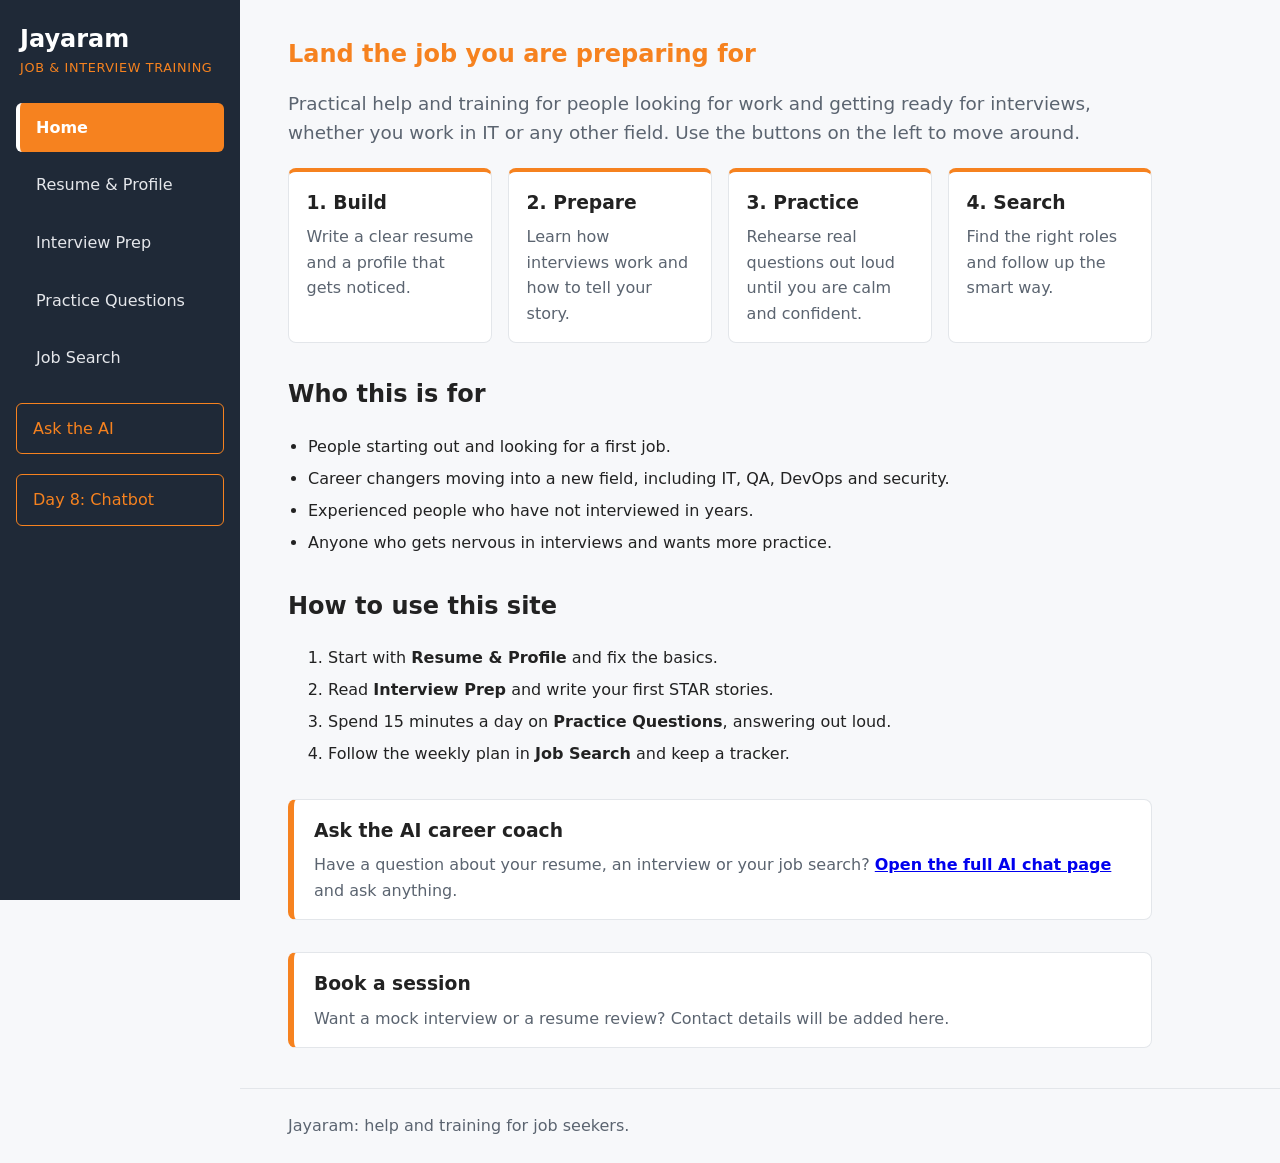
<file: public/index.html>
<!doctype html>
<html lang="en">
<head>
  <meta charset="utf-8">
  <meta name="viewport" content="width=device-width, initial-scale=1">
  <title>Jayaram | Job Search &amp; Interview Training</title>
  <meta name="description" content="Free help and training for job seekers: resumes, interview preparation, practice questions, technical interview topics and job search strategy.">
  <link rel="stylesheet" href="style.css">
</head>
<body>
  <div class="layout">

    <nav class="sidebar" aria-label="Main navigation">
      <div class="brand">
        <span class="brand-name">Jayaram</span>
        <span class="brand-tag">Job &amp; Interview Training</span>
      </div>
      <button class="nav-btn active" data-target="home">Home</button>
      <button class="nav-btn" data-target="resume">Resume &amp; Profile</button>
      <button class="nav-btn" data-target="prep">Interview Prep</button>
      <button class="nav-btn" data-target="practice">Practice Questions</button>
      <button class="nav-btn" data-target="search">Job Search</button>
      <a class="nav-btn nav-link" href="/ask">Ask the AI</a>
      <a class="nav-btn nav-link" href="/day8">Day 8: Chatbot</a>
    </nav>

    <main class="content">

      <!-- ===================== HOME ===================== -->
      <section id="home" class="panel active">
        <h1>Land the job you are preparing for</h1>
        <p class="lead">Practical help and training for people looking for work and getting ready for interviews, whether you work in IT or any other field. Use the buttons on the left to move around.</p>

        <div class="cards">
          <div class="card"><h3>1. Build</h3><p>Write a clear resume and a profile that gets noticed.</p></div>
          <div class="card"><h3>2. Prepare</h3><p>Learn how interviews work and how to tell your story.</p></div>
          <div class="card"><h3>3. Practice</h3><p>Rehearse real questions out loud until you are calm and confident.</p></div>
          <div class="card"><h3>4. Search</h3><p>Find the right roles and follow up the smart way.</p></div>
        </div>

        <h2>Who this is for</h2>
        <ul>
          <li>People starting out and looking for a first job.</li>
          <li>Career changers moving into a new field, including IT, QA, DevOps and security.</li>
          <li>Experienced people who have not interviewed in years.</li>
          <li>Anyone who gets nervous in interviews and wants more practice.</li>
        </ul>

        <h2>How to use this site</h2>
        <ol>
          <li>Start with <strong>Resume &amp; Profile</strong> and fix the basics.</li>
          <li>Read <strong>Interview Prep</strong> and write your first STAR stories.</li>
          <li>Spend 15 minutes a day on <strong>Practice Questions</strong>, answering out loud.</li>
          <li>Follow the weekly plan in <strong>Job Search</strong> and keep a tracker.</li>
        </ol>

        <div class="callout" id="ask-ai">
          <h3>Ask the AI career coach</h3>
          <p>Have a question about your resume, an interview or your job search? <a href="/ask"><strong>Open the full AI chat page</strong></a> and ask anything.</p>
        </div>

        <div class="callout" id="book">
          <h3>Book a session</h3>
          <p>Want a mock interview or a resume review? Contact details will be added here.</p>
          <!-- TODO (Jayaram): replace the line above with your real email, LinkedIn or booking link.
               Example: <a href="mailto:you@example.com">you@example.com</a> -->
        </div>
      </section>

      <!-- ===================== RESUME ===================== -->
      <section id="resume" class="panel">
        <h1>Resume &amp; Profile</h1>
        <p class="lead">A recruiter often spends under a minute on a first read. Make that minute count.</p>

        <h2>Resume checklist</h2>
        <ul class="checklist">
          <li>One or two pages, simple layout, readable font, no photos or graphics that confuse scanners.</li>
          <li>A short summary at the top: who you are, what you do, what you want next.</li>
          <li>A skills section grouped clearly (for example: Cloud, Testing, Security, Tools).</li>
          <li>Bullets that show results: <em>"Cut report time from 4 hours to 30 minutes"</em> beats <em>"Responsible for reports"</em>.</li>
          <li>Keywords from the job posting, used honestly, so applicant tracking systems can find you.</li>
          <li>Dates and job titles that are consistent and easy to follow.</li>
          <li>No typos. Read it aloud, then ask a friend to read it.</li>
        </ul>

        <h2>Writing strong bullets</h2>
        <div class="cards">
          <div class="card"><h3>Start with a verb</h3><p>Built, automated, reduced, led, tested, migrated, secured.</p></div>
          <div class="card"><h3>Add a number</h3><p>Time saved, money saved, users served, bugs found, uptime gained.</p></div>
          <div class="card"><h3>Name the tool</h3><p>Say which tools you used, so the reader knows your hands-on skills.</p></div>
        </div>

        <h2>If you are changing careers or have gaps</h2>
        <ul>
          <li>Lead with a summary that explains your direction in one sentence.</li>
          <li>Highlight transferable skills such as communication, problem solving and ownership.</li>
          <li>List courses, certifications and personal projects as real experience.</li>
          <li>Be honest about gaps and say briefly what you did: caring for family, studying, freelancing.</li>
        </ul>

        <h2>Online profile</h2>
        <ul>
          <li>Use a clear, friendly photo and a headline that says what you do.</li>
          <li>Match your profile to your resume: same titles, same dates.</li>
          <li>Ask former colleagues or managers for short recommendations.</li>
          <li>For technical roles, keep a public GitHub with a few clean, documented projects.</li>
        </ul>
      </section>

      <!-- ===================== PREP ===================== -->
      <section id="prep" class="panel">
        <h1>Interview Prep</h1>
        <p class="lead">Good preparation turns nerves into confidence.</p>

        <h2>Before the interview</h2>
        <ul class="checklist">
          <li>Research the company: what it does, who its customers are, recent news.</li>
          <li>Re-read the job description and match each requirement to one of your own examples.</li>
          <li>Prepare three to five stories from your work. Use the STAR method below.</li>
          <li>Prepare two or three thoughtful questions to ask them.</li>
          <li>Test your camera, microphone and internet for video calls. Plan your route and arrive 10 minutes early for in-person ones.</li>
          <li>Choose your outfit the night before and keep a copy of your resume handy.</li>
        </ul>

        <h2>The STAR method</h2>
        <div class="cards">
          <div class="card"><h3>S: Situation</h3><p>Set the scene in one or two sentences.</p></div>
          <div class="card"><h3>T: Task</h3><p>What was your responsibility or goal?</p></div>
          <div class="card"><h3>A: Action</h3><p>What did <strong>you</strong> do, step by step?</p></div>
          <div class="card"><h3>R: Result</h3><p>What changed? Use numbers if you can.</p></div>
        </div>
        <div class="example">
          <strong>Example.</strong>
          <em>Situation:</em> Our nightly test run kept failing and blocked releases.
          <em>Task:</em> I was asked to find out why and stop it happening again.
          <em>Action:</em> I traced the failures to two unstable tests, rewrote them and added a retry report.
          <em>Result:</em> Failures dropped by 90% and releases went out on time for the next quarter.
        </div>

        <h2>Technical interviews (IT, QA, DevOps, security)</h2>
        <ul>
          <li>Explain your thinking out loud. Interviewers want to hear how you solve problems.</li>
          <li>Know the basics of every tool on your resume. Expect questions on anything you list.</li>
          <li>It is fine to say "I do not know, but here is how I would find out."</li>
          <li>Practice a short walkthrough of one project you built: goal, design, problems, result.</li>
          <li>For hands-on tests, read the question twice, ask clarifying questions, then start.</li>
        </ul>

        <h2>On the day</h2>
        <ul>
          <li>Smile, greet everyone, and keep answers to about two minutes.</li>
          <li>Listen fully before you answer. Pausing for a moment is fine.</li>
          <li>Be honest. Never claim skills you do not have.</li>
          <li>If asked about salary early, say you would like to learn more about the role first, then give a researched range.</li>
        </ul>

        <h2>After the interview</h2>
        <ul>
          <li>Send a short thank-you email within 24 hours that mentions something you discussed.</li>
          <li>Write down the questions you were asked and how you did, for next time.</li>
          <li>If you hear nothing by the date they gave, send one polite follow-up.</li>
        </ul>
      </section>

      <!-- ===================== PRACTICE ===================== -->
      <section id="practice" class="panel">
        <h1>Practice Questions</h1>
        <p class="lead">Click a button to get a question. Answer it out loud first, then open the tip.</p>
        <div class="practice-box">
          <div class="practice-controls">
            <button class="action-btn" id="q-any">Any question</button>
            <button class="action-btn alt" id="q-behavioral">Behavioral</button>
            <button class="action-btn alt" id="q-general">General</button>
            <button class="action-btn alt" id="q-tech">Technical (IT)</button>
            <button class="action-btn alt" id="q-ask">Questions to ask them</button>
          </div>
          <p class="counter" id="counter"></p>
          <p class="question" id="question">Press a button to get your first question.</p>
          <button class="action-btn alt" id="show-tip" hidden>Show tip</button>
          <p class="tip" id="tip" hidden></p>
        </div>
        <p class="note">Tip: record yourself on your phone and listen back. You will hear filler words and long pauses that you can fix.</p>

        <div class="ai-box" id="ai-box">
          <h2>Ask the AI career coach</h2>
          <p class="lead">Stuck on a resume line or an interview answer? Ask a question and get quick, practical advice.</p>
          <label for="ai-input" class="sr-only">Your question</label>
          <textarea id="ai-input" rows="3" maxlength="600" placeholder="Example: How do I explain a 1-year gap in my resume?"></textarea>
          <div class="ai-row">
            <button class="action-btn" id="ai-send">Ask</button>
            <span class="ai-count" id="ai-count">0 / 600</span>
          </div>
          <div class="ai-answer" id="ai-answer" aria-live="polite" hidden></div>
          <p class="note">Answers come from an AI and can be wrong, so double-check anything important. Your question is sent to an AI service, so please do not include personal or sensitive details such as passwords, ID numbers or bank information.</p>
        </div>
      </section>

      <!-- ===================== SEARCH ===================== -->
      <section id="search" class="panel">
        <h1>Job Search</h1>
        <p class="lead">A steady, organized search beats sending hundreds of random applications.</p>

        <h2>A simple weekly plan</h2>
        <ul class="checklist">
          <li>Set a target: for example 5 quality applications and 3 conversations per week.</li>
          <li>Tailor your resume to each role instead of sending the same one everywhere.</li>
          <li>Tell friends, family and former colleagues what you are looking for. Many jobs are filled by referral.</li>
          <li>Track every application in a simple sheet.</li>
          <li>Follow up politely after one week if you have not heard back.</li>
          <li>Reserve time each week to learn something new for your field.</li>
        </ul>

        <h2>Application tracker columns</h2>
        <div class="table-wrap">
          <table>
            <thead><tr><th>Company</th><th>Role</th><th>Date applied</th><th>Contact</th><th>Status</th><th>Next step</th></tr></thead>
            <tbody>
              <tr><td>Example Corp</td><td>QA Engineer</td><td>Mon</td><td>Recruiter name</td><td>Interview booked</td><td>Prepare STAR stories</td></tr>
            </tbody>
          </table>
        </div>

        <h2>Where to look</h2>
        <ul>
          <li>Company career pages for places you would like to work.</li>
          <li>General job boards and professional networking sites.</li>
          <li>Local job centers, community groups, meetups and career fairs.</li>
          <li>Recruiters who work in your field. Send them a short, clear message and your resume.</li>
        </ul>

        <h2>Networking without feeling awkward</h2>
        <ul>
          <li>Ask for advice, not a job. People like to share what they know.</li>
          <li>Keep your message short: who you are, why you are writing, one specific question.</li>
          <li>Thank people and tell them how it went.</li>
        </ul>

        <h2>Offers and negotiation</h2>
        <ul>
          <li>Thank them, ask for the offer in writing, and take a day or two to review it.</li>
          <li>Look beyond salary: benefits, leave, training, remote options and growth.</li>
          <li>It is normal to ask politely whether there is flexibility.</li>
        </ul>

        <h2>Stay motivated</h2>
        <p>Rejection is part of the process and says little about your worth. Keep learning, keep practicing, and celebrate small wins like every interview you complete.</p>
      </section>

    </main>
  </div>

  <footer class="site-footer">
    <p>Jayaram: help and training for job seekers.</p>
  </footer>

  <script src="markdown.js"></script>
  <script src="script.js"></script>
</body>
</html>
</file>
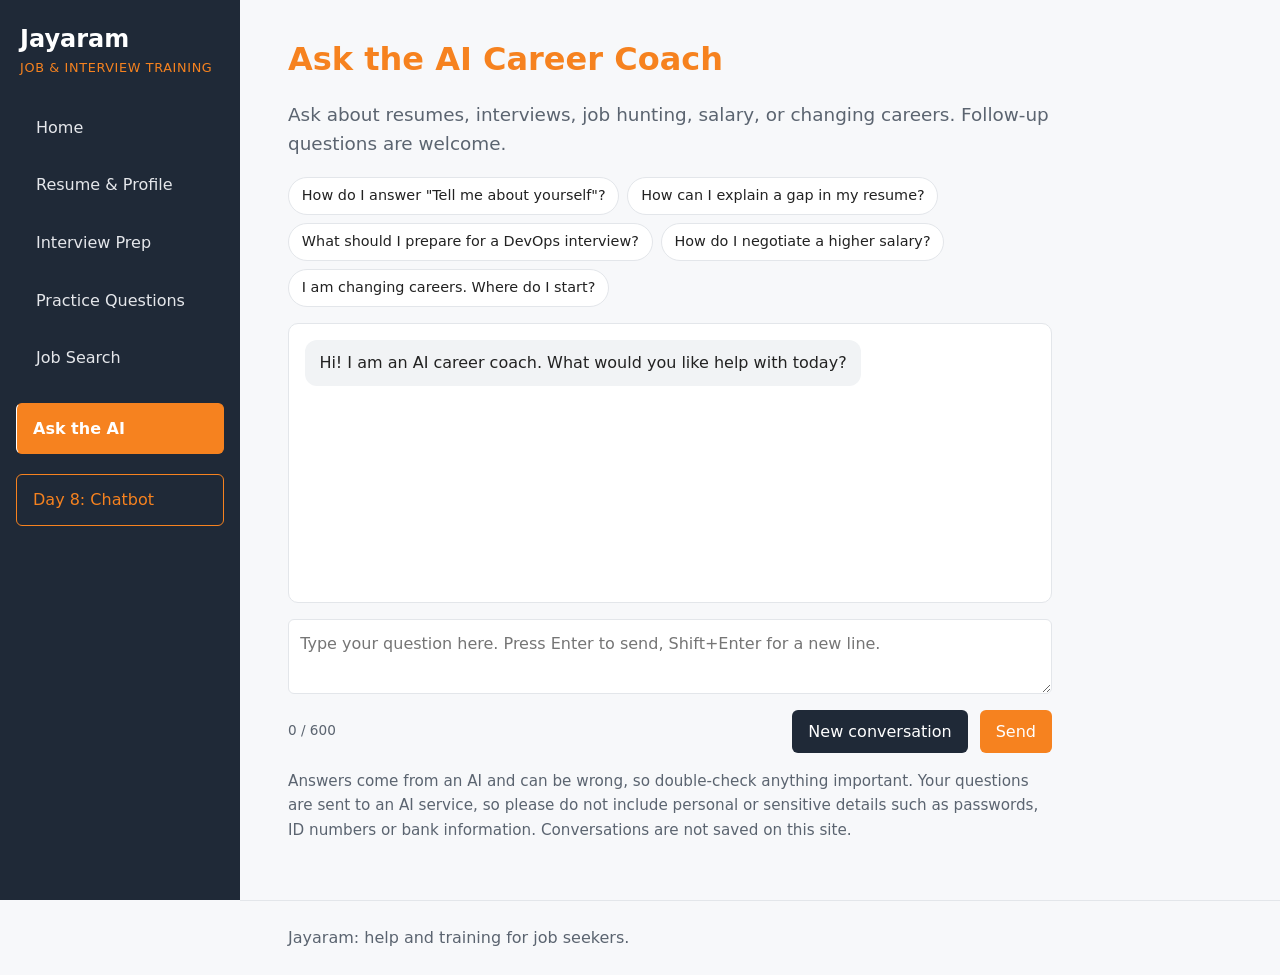
<file: public/ask.html>
<!doctype html>
<html lang="en">
<head>
  <meta charset="utf-8">
  <meta name="viewport" content="width=device-width, initial-scale=1">
  <title>Ask the AI Career Coach | Jayaram</title>
  <meta name="description" content="Ask the AI career coach anything about resumes, interviews, job search and career changes.">
  <link rel="stylesheet" href="style.css">
  <link rel="stylesheet" href="ask.css">
</head>
<body class="ask-page">
  <div class="layout">

    <nav class="sidebar" aria-label="Main navigation">
      <div class="brand">
        <span class="brand-name">Jayaram</span>
        <span class="brand-tag">Job &amp; Interview Training</span>
      </div>
      <a class="nav-btn" href="/#home">Home</a>
      <a class="nav-btn" href="/#resume">Resume &amp; Profile</a>
      <a class="nav-btn" href="/#prep">Interview Prep</a>
      <a class="nav-btn" href="/#practice">Practice Questions</a>
      <a class="nav-btn" href="/#search">Job Search</a>
      <a class="nav-btn nav-link active" href="/ask" aria-current="page">Ask the AI</a>
      <a class="nav-btn nav-link" href="/day8">Day 8: Chatbot</a>
    </nav>

    <main class="content chat-content">
      <h1>Ask the AI Career Coach</h1>
      <p class="lead">Ask about resumes, interviews, job hunting, salary, or changing careers. Follow-up questions are welcome.</p>

      <div class="suggestions" id="suggestions" aria-label="Example questions">
        <button type="button" class="chip">How do I answer "Tell me about yourself"?</button>
        <button type="button" class="chip">How can I explain a gap in my resume?</button>
        <button type="button" class="chip">What should I prepare for a DevOps interview?</button>
        <button type="button" class="chip">How do I negotiate a higher salary?</button>
        <button type="button" class="chip">I am changing careers. Where do I start?</button>
      </div>

      <div class="chat" id="chat" role="log" aria-live="polite" aria-label="Conversation">
        <div class="msg bot">Hi! I am an AI career coach. What would you like help with today?</div>
      </div>

      <form class="composer" id="composer">
        <label for="msg" class="sr-only">Your question</label>
        <textarea id="msg" rows="2" maxlength="600" placeholder="Type your question here. Press Enter to send, Shift+Enter for a new line."></textarea>
        <div class="composer-row">
          <span class="ai-count" id="count">0 / 600</span>
          <button type="button" class="action-btn alt" id="clear">New conversation</button>
          <button type="submit" class="action-btn" id="send">Send</button>
        </div>
      </form>

      <p class="note">Answers come from an AI and can be wrong, so double-check anything important. Your questions are sent to an AI service, so please do not include personal or sensitive details such as passwords, ID numbers or bank information. Conversations are not saved on this site.</p>
    </main>
  </div>

  <footer class="site-footer">
    <p>Jayaram: help and training for job seekers.</p>
  </footer>

  <script src="markdown.js"></script>
  <script src="ask.js"></script>
</body>
</html>
</file>
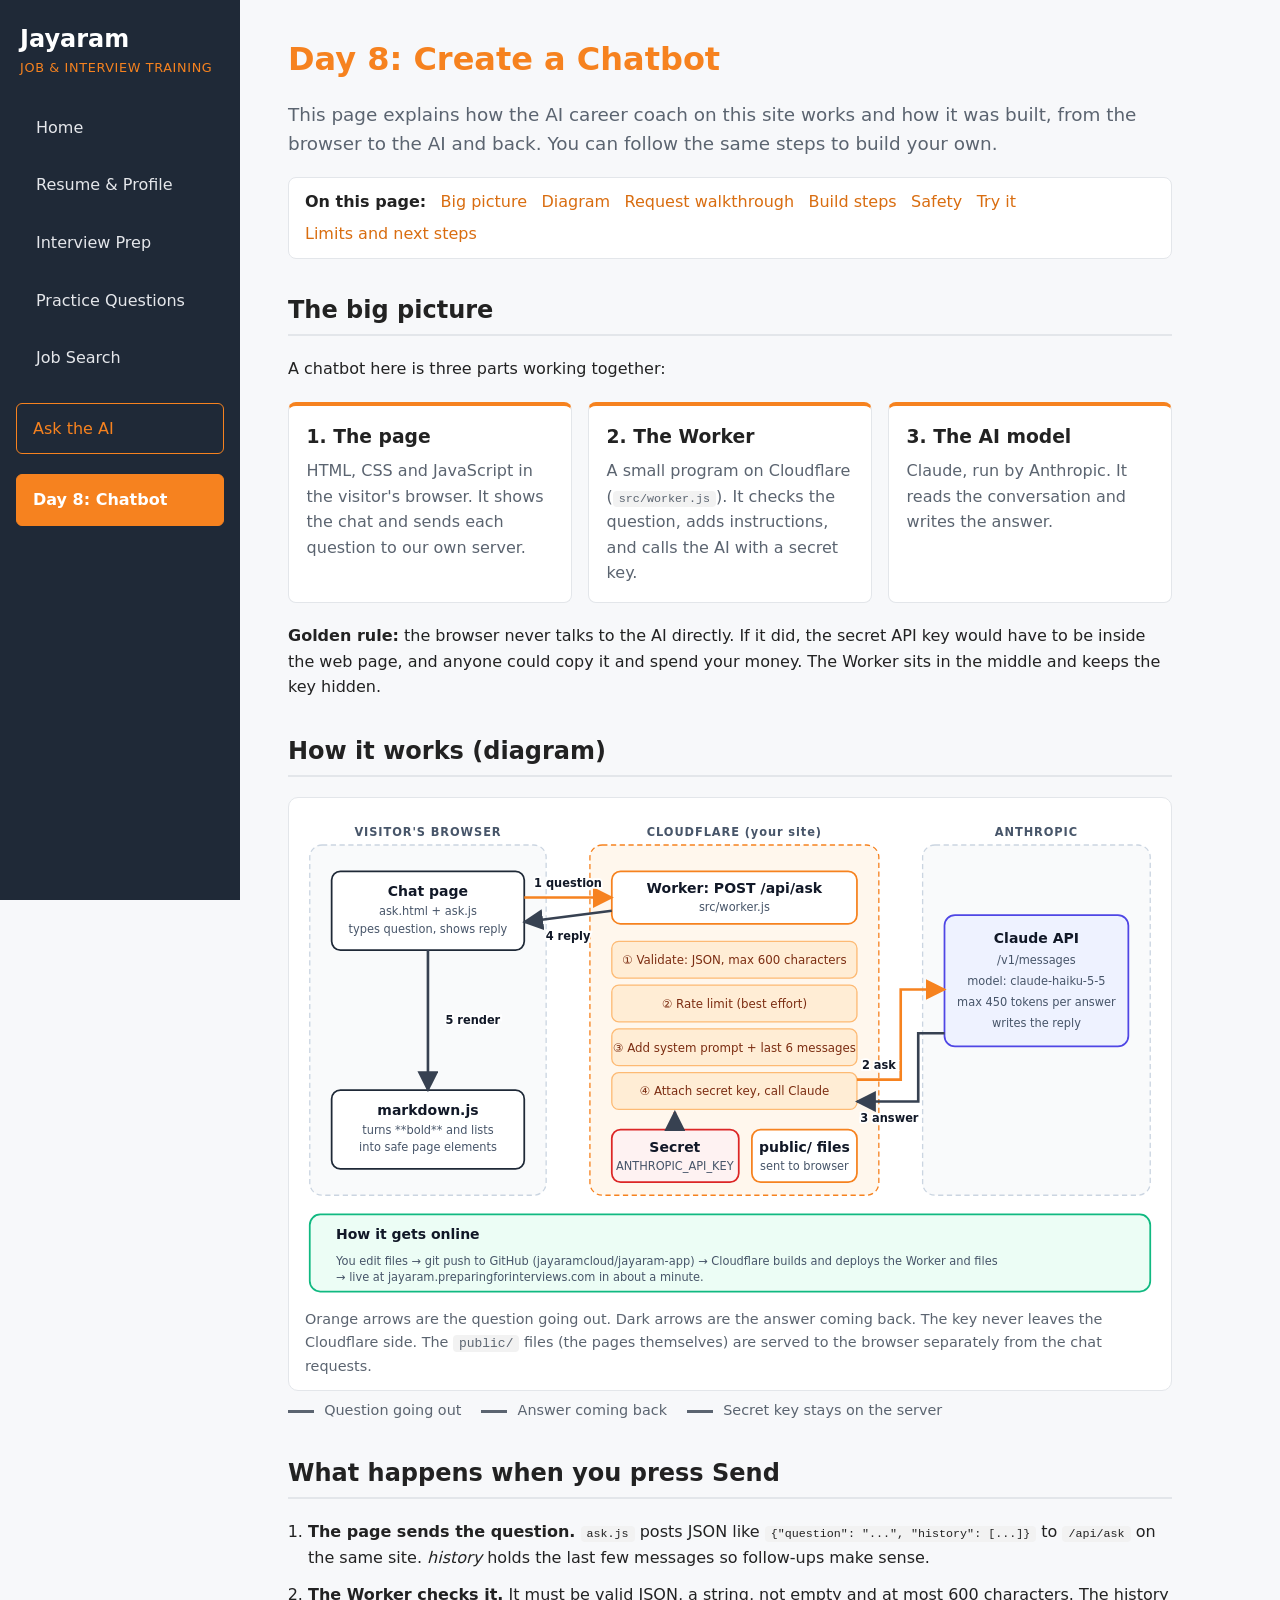
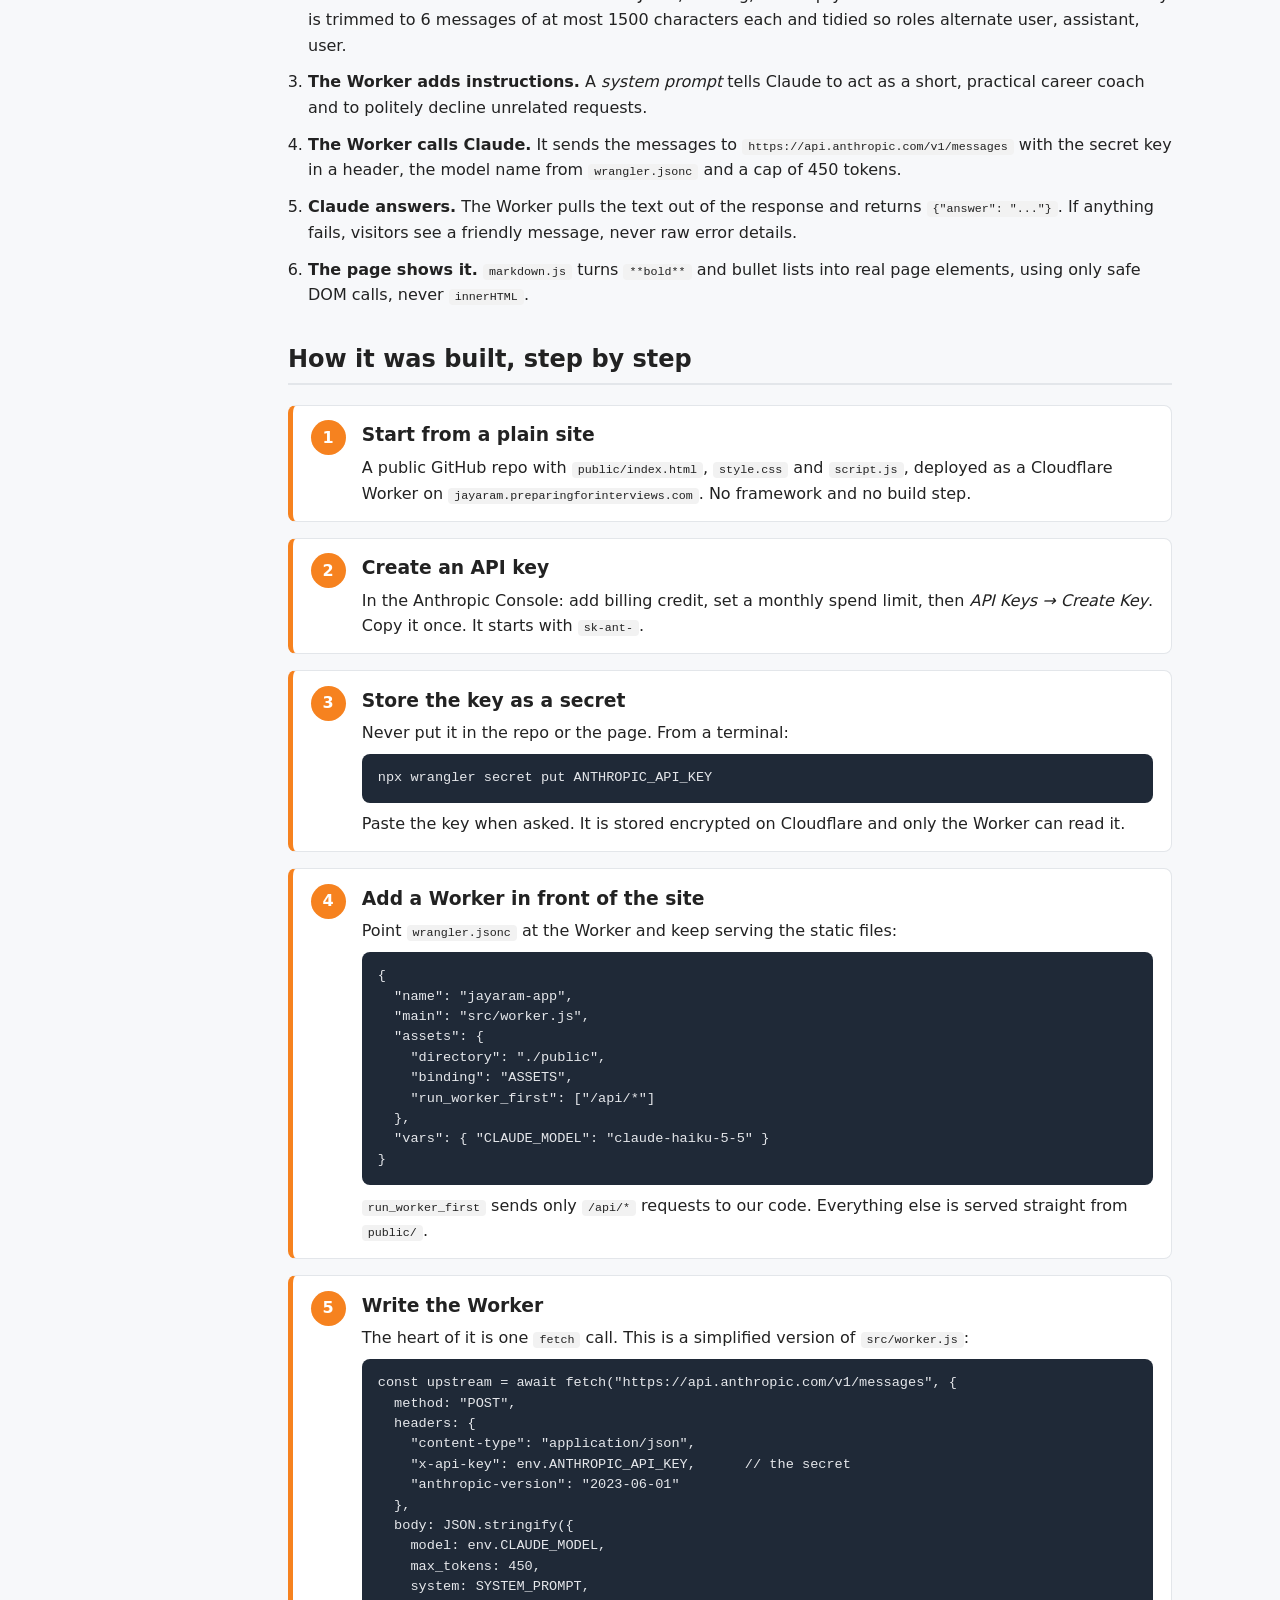
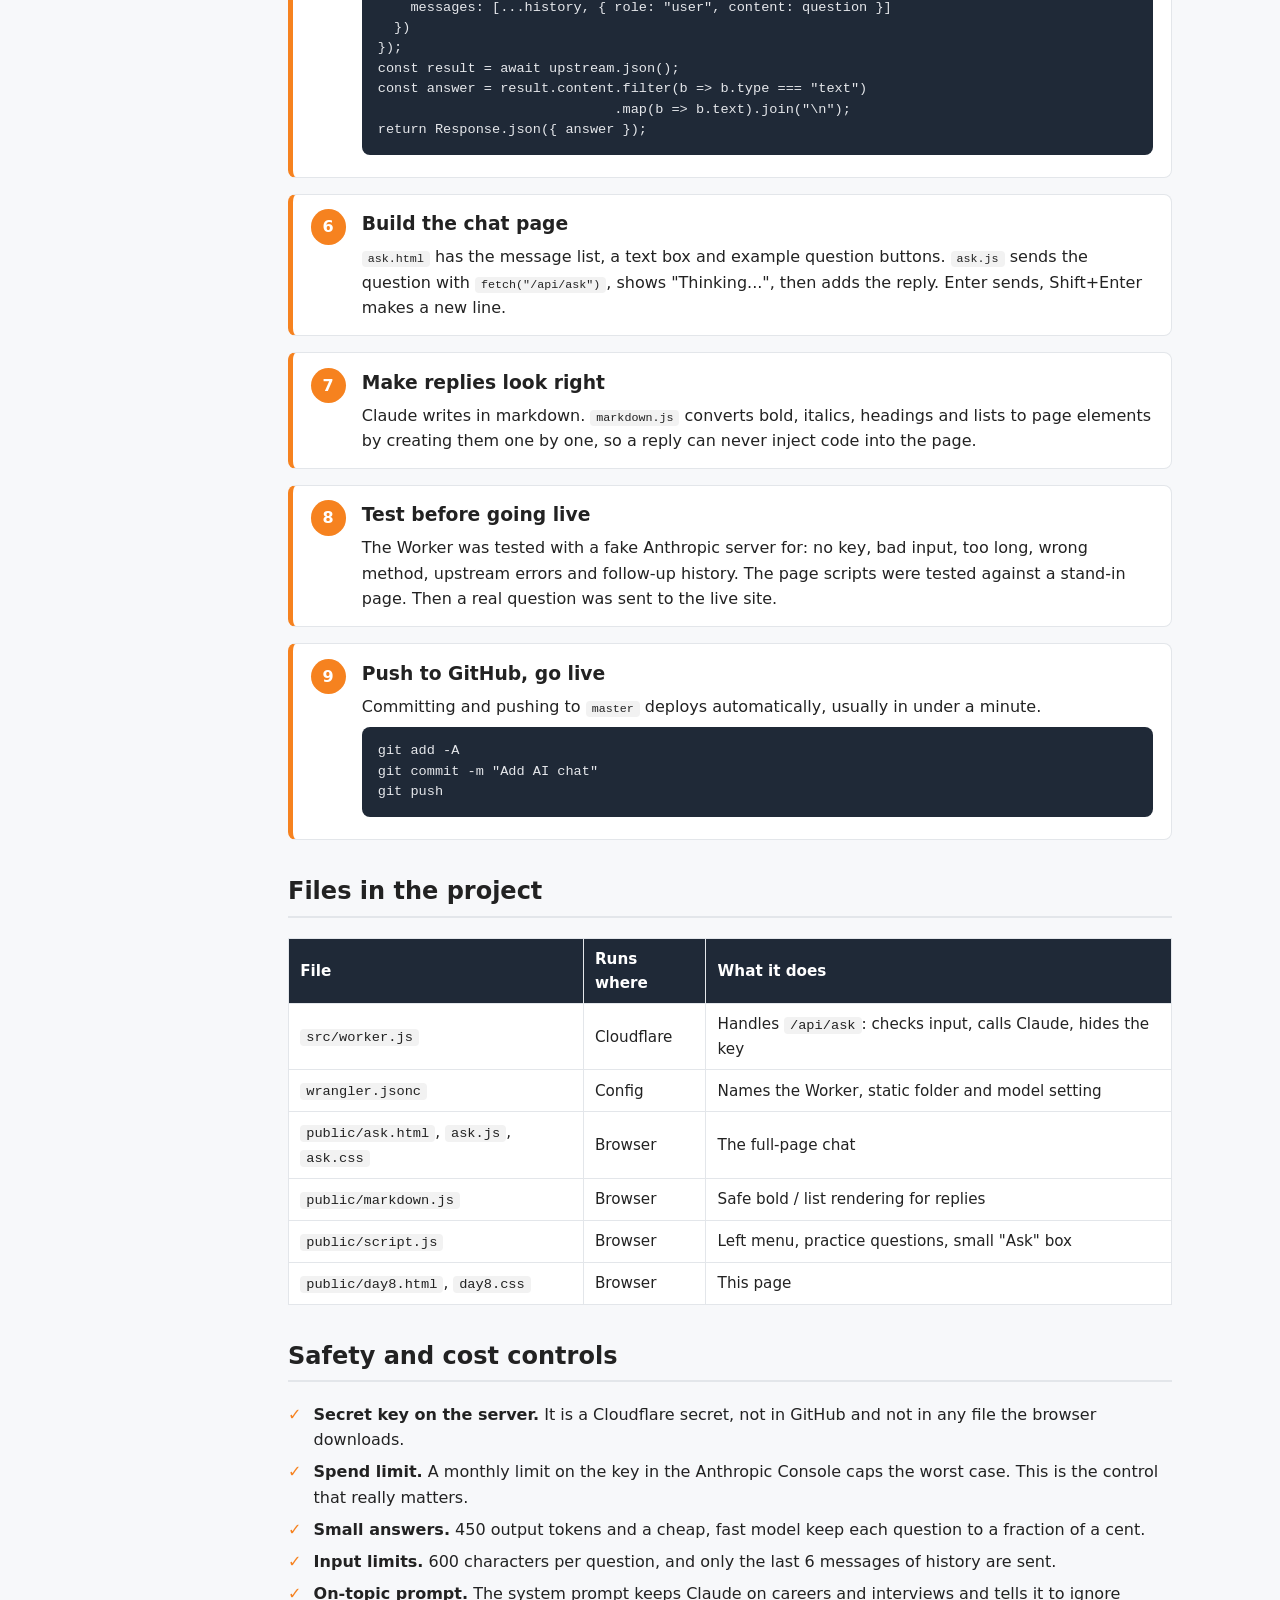
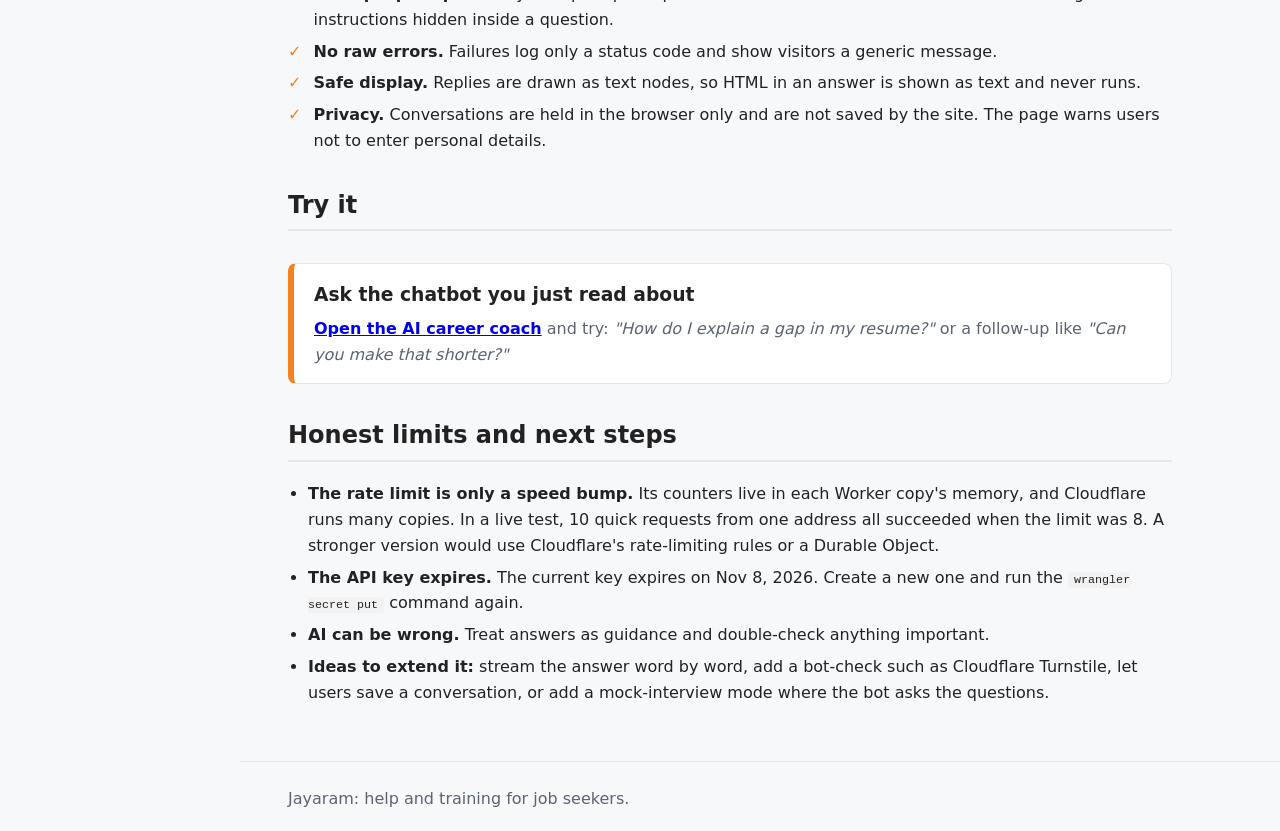
<file: public/day8.html>
<!doctype html>
<html lang="en">
<head>
  <meta charset="utf-8">
  <meta name="viewport" content="width=device-width, initial-scale=1">
  <title>Day 8: Build a Chatbot | Jayaram</title>
  <meta name="description" content="How this site's AI chatbot was built: browser, Cloudflare Worker, secret API key and the Claude API, with a diagram and step-by-step guide.">
  <link rel="stylesheet" href="style.css">
  <link rel="stylesheet" href="day8.css">
</head>
<body class="day8-page">
  <div class="layout">

    <nav class="sidebar" aria-label="Main navigation">
      <div class="brand">
        <span class="brand-name">Jayaram</span>
        <span class="brand-tag">Job &amp; Interview Training</span>
      </div>
      <a class="nav-btn" href="/#home">Home</a>
      <a class="nav-btn" href="/#resume">Resume &amp; Profile</a>
      <a class="nav-btn" href="/#prep">Interview Prep</a>
      <a class="nav-btn" href="/#practice">Practice Questions</a>
      <a class="nav-btn" href="/#search">Job Search</a>
      <a class="nav-btn nav-link" href="/ask">Ask the AI</a>
      <a class="nav-btn nav-link active" href="/day8" aria-current="page">Day 8: Chatbot</a>
    </nav>

    <main class="content day8-content">
      <h1>Day 8: Create a Chatbot</h1>
      <p class="lead">This page explains how the AI career coach on this site works and how it was built, from the browser to the AI and back. You can follow the same steps to build your own.</p>

      <nav class="toc" aria-label="On this page">
        <strong>On this page:</strong>
        <a href="#big-picture">Big picture</a>
        <a href="#diagram">Diagram</a>
        <a href="#walkthrough">Request walkthrough</a>
        <a href="#build">Build steps</a>
        <a href="#safety">Safety</a>
        <a href="#try">Try it</a>
        <a href="#limits">Limits and next steps</a>
      </nav>

      <h2 id="big-picture">The big picture</h2>
      <p>A chatbot here is three parts working together:</p>
      <div class="cards">
        <div class="card"><h3>1. The page</h3><p>HTML, CSS and JavaScript in the visitor's browser. It shows the chat and sends each question to our own server.</p></div>
        <div class="card"><h3>2. The Worker</h3><p>A small program on Cloudflare (<code>src/worker.js</code>). It checks the question, adds instructions, and calls the AI with a secret key.</p></div>
        <div class="card"><h3>3. The AI model</h3><p>Claude, run by Anthropic. It reads the conversation and writes the answer.</p></div>
      </div>
      <p><strong>Golden rule:</strong> the browser never talks to the AI directly. If it did, the secret API key would have to be inside the web page, and anyone could copy it and spend your money. The Worker sits in the middle and keeps the key hidden.</p>

      <h2 id="diagram">How it works (diagram)</h2>
      <p class="swipe-hint">Tip: on a phone, swipe the diagram sideways to see all of it.</p>
      <figure class="diagram">
        <svg viewBox="0 0 980 560" role="img" aria-labelledby="d8-title d8-desc" xmlns="http://www.w3.org/2000/svg">
          <title id="d8-title">Chatbot architecture</title>
          <desc id="d8-desc">A visitor's browser sends a question to a Cloudflare Worker at /api/ask. The Worker validates and rate-limits the request, adds a system prompt and the secret API key, and calls the Claude API. The answer returns through the Worker to the browser, where it is rendered as safe markdown. Static files are served from the public folder. GitHub pushes deploy the site automatically.</desc>
          <defs>
            <marker id="arr" viewBox="0 0 10 10" refX="9" refY="5" markerWidth="8" markerHeight="8" orient="auto-start-reverse">
              <path d="M0,0 L10,5 L0,10 z" fill="#374151"/>
            </marker>
            <marker id="arrO" viewBox="0 0 10 10" refX="9" refY="5" markerWidth="8" markerHeight="8" orient="auto-start-reverse">
              <path d="M0,0 L10,5 L0,10 z" fill="#f6821f"/>
            </marker>
          </defs>

          <!-- zones -->
          <rect x="10" y="40" width="270" height="400" rx="14" class="zone"/>
          <text x="145" y="30" class="zone-label" text-anchor="middle">VISITOR'S BROWSER</text>
          <rect x="330" y="40" width="330" height="400" rx="14" class="zone zone-cf"/>
          <text x="495" y="30" class="zone-label" text-anchor="middle">CLOUDFLARE (your site)</text>
          <rect x="710" y="40" width="260" height="400" rx="14" class="zone"/>
          <text x="840" y="30" class="zone-label" text-anchor="middle">ANTHROPIC</text>

          <!-- browser boxes -->
          <rect x="35" y="70" width="220" height="90" rx="10" class="box"/>
          <text x="145" y="98" class="box-title" text-anchor="middle">Chat page</text>
          <text x="145" y="120" class="box-sub" text-anchor="middle">ask.html + ask.js</text>
          <text x="145" y="140" class="box-sub" text-anchor="middle">types question, shows reply</text>

          <rect x="35" y="320" width="220" height="90" rx="10" class="box"/>
          <text x="145" y="348" class="box-title" text-anchor="middle">markdown.js</text>
          <text x="145" y="370" class="box-sub" text-anchor="middle">turns **bold** and lists</text>
          <text x="145" y="390" class="box-sub" text-anchor="middle">into safe page elements</text>

          <!-- worker boxes -->
          <rect x="355" y="70" width="280" height="60" rx="10" class="box box-cf"/>
          <text x="495" y="95" class="box-title" text-anchor="middle">Worker: POST /api/ask</text>
          <text x="495" y="115" class="box-sub" text-anchor="middle">src/worker.js</text>

          <rect x="355" y="150" width="280" height="42" rx="8" class="step"/>
          <text x="495" y="176" class="step-text" text-anchor="middle">&#9312; Validate: JSON, max 600 characters</text>
          <rect x="355" y="200" width="280" height="42" rx="8" class="step"/>
          <text x="495" y="226" class="step-text" text-anchor="middle">&#9313; Rate limit (best effort)</text>
          <rect x="355" y="250" width="280" height="42" rx="8" class="step"/>
          <text x="495" y="276" class="step-text" text-anchor="middle">&#9314; Add system prompt + last 6 messages</text>
          <rect x="355" y="300" width="280" height="42" rx="8" class="step"/>
          <text x="495" y="326" class="step-text" text-anchor="middle">&#9315; Attach secret key, call Claude</text>

          <rect x="355" y="365" width="145" height="60" rx="10" class="box secret"/>
          <text x="427" y="391" class="box-title" text-anchor="middle">Secret</text>
          <text x="427" y="411" class="box-sub" text-anchor="middle" font-size="12">ANTHROPIC_API_KEY</text>

          <rect x="515" y="365" width="120" height="60" rx="10" class="box box-cf"/>
          <text x="575" y="391" class="box-title" text-anchor="middle">public/ files</text>
          <text x="575" y="411" class="box-sub" text-anchor="middle" font-size="12">sent to browser</text>

          <!-- anthropic box -->
          <rect x="735" y="120" width="210" height="150" rx="12" class="box box-ai"/>
          <text x="840" y="152" class="box-title" text-anchor="middle">Claude API</text>
          <text x="840" y="176" class="box-sub" text-anchor="middle">/v1/messages</text>
          <text x="840" y="200" class="box-sub" text-anchor="middle">model: claude-haiku-5-5</text>
          <text x="840" y="224" class="box-sub" text-anchor="middle">max 450 tokens per answer</text>
          <text x="840" y="248" class="box-sub" text-anchor="middle">writes the reply</text>

          <!-- arrows: request (orange) -->
          <path d="M255,100 L355,100" class="flow flow-req" marker-end="url(#arrO)"/>
          <text x="305" y="88" class="flow-label" text-anchor="middle">1 question</text>
          <path d="M635,308 L685,308 L685,205 L735,205" class="flow flow-req" marker-end="url(#arrO)"/>
          <text x="660" y="296" class="flow-label" text-anchor="middle">2 ask</text>

          <!-- arrows: response (dark) -->
          <path d="M735,255 L705,255 L705,333 L635,333" class="flow flow-res" marker-end="url(#arr)"/>
          <text x="672" y="356" class="flow-label" text-anchor="middle">3 answer</text>
          <path d="M355,115 L255,128" class="flow flow-res" marker-end="url(#arr)"/>
          <text x="305" y="148" class="flow-label" text-anchor="middle">4 reply</text>
          <path d="M145,160 L145,320" class="flow flow-res" marker-end="url(#arr)"/>
          <text x="165" y="245" class="flow-label">5 render</text>

          <!-- key link -->
          <path d="M427,365 L427,345" class="flow flow-key" marker-end="url(#arr)"/>

          <!-- deploy strip -->
          <rect x="10" y="462" width="960" height="88" rx="12" class="deploy"/>
          <text x="40" y="490" class="box-title">How it gets online</text>
          <text x="40" y="520" class="box-sub">You edit files &#8594; git push to GitHub (jayaramcloud/jayaram-app) &#8594; Cloudflare builds and deploys the Worker and files</text>
          <text x="40" y="538" class="box-sub">&#8594; live at jayaram.preparingforinterviews.com in about a minute.</text>
        </svg>
        <figcaption>Orange arrows are the question going out. Dark arrows are the answer coming back. The key never leaves the Cloudflare side. The <code>public/</code> files (the pages themselves) are served to the browser separately from the chat requests.</figcaption>
      </figure>

      <div class="legend">
        <span><i class="sw sw-req"></i> Question going out</span>
        <span><i class="sw sw-res"></i> Answer coming back</span>
        <span><i class="sw sw-key"></i> Secret key stays on the server</span>
      </div>

      <h2 id="walkthrough">What happens when you press Send</h2>
      <ol class="steps">
        <li><strong>The page sends the question.</strong> <code>ask.js</code> posts JSON like <code>{"question": "...", "history": [...]}</code> to <code>/api/ask</code> on the same site. <em>history</em> holds the last few messages so follow-ups make sense.</li>
        <li><strong>The Worker checks it.</strong> It must be valid JSON, a string, not empty and at most 600 characters. The history is trimmed to 6 messages of at most 1500 characters each and tidied so roles alternate user, assistant, user.</li>
        <li><strong>The Worker adds instructions.</strong> A <em>system prompt</em> tells Claude to act as a short, practical career coach and to politely decline unrelated requests.</li>
        <li><strong>The Worker calls Claude.</strong> It sends the messages to <code>https://api.anthropic.com/v1/messages</code> with the secret key in a header, the model name from <code>wrangler.jsonc</code> and a cap of 450 tokens.</li>
        <li><strong>Claude answers.</strong> The Worker pulls the text out of the response and returns <code>{"answer": "..."}</code>. If anything fails, visitors see a friendly message, never raw error details.</li>
        <li><strong>The page shows it.</strong> <code>markdown.js</code> turns <code>**bold**</code> and bullet lists into real page elements, using only safe DOM calls, never <code>innerHTML</code>.</li>
      </ol>

      <h2 id="build">How it was built, step by step</h2>
      <div class="timeline">
        <div class="tl-item"><span class="tl-n">1</span><div><h3>Start from a plain site</h3><p>A public GitHub repo with <code>public/index.html</code>, <code>style.css</code> and <code>script.js</code>, deployed as a Cloudflare Worker on <code>jayaram.preparingforinterviews.com</code>. No framework and no build step.</p></div></div>
        <div class="tl-item"><span class="tl-n">2</span><div><h3>Create an API key</h3><p>In the Anthropic Console: add billing credit, set a monthly spend limit, then <em>API Keys &#8594; Create Key</em>. Copy it once. It starts with <code>sk-ant-</code>.</p></div></div>
        <div class="tl-item"><span class="tl-n">3</span><div><h3>Store the key as a secret</h3><p>Never put it in the repo or the page. From a terminal:</p><pre><code>npx wrangler secret put ANTHROPIC_API_KEY</code></pre><p>Paste the key when asked. It is stored encrypted on Cloudflare and only the Worker can read it.</p></div></div>
        <div class="tl-item"><span class="tl-n">4</span><div><h3>Add a Worker in front of the site</h3><p>Point <code>wrangler.jsonc</code> at the Worker and keep serving the static files:</p><pre><code>{
  "name": "jayaram-app",
  "main": "src/worker.js",
  "assets": {
    "directory": "./public",
    "binding": "ASSETS",
    "run_worker_first": ["/api/*"]
  },
  "vars": { "CLAUDE_MODEL": "claude-haiku-5-5" }
}</code></pre><p><code>run_worker_first</code> sends only <code>/api/*</code> requests to our code. Everything else is served straight from <code>public/</code>.</p></div></div>
        <div class="tl-item"><span class="tl-n">5</span><div><h3>Write the Worker</h3><p>The heart of it is one <code>fetch</code> call. This is a simplified version of <code>src/worker.js</code>:</p><pre><code>const upstream = await fetch("https://api.anthropic.com/v1/messages", {
  method: "POST",
  headers: {
    "content-type": "application/json",
    "x-api-key": env.ANTHROPIC_API_KEY,      // the secret
    "anthropic-version": "2023-06-01"
  },
  body: JSON.stringify({
    model: env.CLAUDE_MODEL,
    max_tokens: 450,
    system: SYSTEM_PROMPT,
    messages: [...history, { role: "user", content: question }]
  })
});
const result = await upstream.json();
const answer = result.content.filter(b =&gt; b.type === "text")
                             .map(b =&gt; b.text).join("\n");
return Response.json({ answer });</code></pre></div></div>
        <div class="tl-item"><span class="tl-n">6</span><div><h3>Build the chat page</h3><p><code>ask.html</code> has the message list, a text box and example question buttons. <code>ask.js</code> sends the question with <code>fetch("/api/ask")</code>, shows "Thinking...", then adds the reply. Enter sends, Shift+Enter makes a new line.</p></div></div>
        <div class="tl-item"><span class="tl-n">7</span><div><h3>Make replies look right</h3><p>Claude writes in markdown. <code>markdown.js</code> converts bold, italics, headings and lists to page elements by creating them one by one, so a reply can never inject code into the page.</p></div></div>
        <div class="tl-item"><span class="tl-n">8</span><div><h3>Test before going live</h3><p>The Worker was tested with a fake Anthropic server for: no key, bad input, too long, wrong method, upstream errors and follow-up history. The page scripts were tested against a stand-in page. Then a real question was sent to the live site.</p></div></div>
        <div class="tl-item"><span class="tl-n">9</span><div><h3>Push to GitHub, go live</h3><p>Committing and pushing to <code>master</code> deploys automatically, usually in under a minute.</p><pre><code>git add -A
git commit -m "Add AI chat"
git push</code></pre></div></div>
      </div>

      <h2>Files in the project</h2>
      <div class="table-wrap">
        <table>
          <thead><tr><th>File</th><th>Runs where</th><th>What it does</th></tr></thead>
          <tbody>
            <tr><td><code>src/worker.js</code></td><td>Cloudflare</td><td>Handles <code>/api/ask</code>: checks input, calls Claude, hides the key</td></tr>
            <tr><td><code>wrangler.jsonc</code></td><td>Config</td><td>Names the Worker, static folder and model setting</td></tr>
            <tr><td><code>public/ask.html</code>, <code>ask.js</code>, <code>ask.css</code></td><td>Browser</td><td>The full-page chat</td></tr>
            <tr><td><code>public/markdown.js</code></td><td>Browser</td><td>Safe bold / list rendering for replies</td></tr>
            <tr><td><code>public/script.js</code></td><td>Browser</td><td>Left menu, practice questions, small "Ask" box</td></tr>
            <tr><td><code>public/day8.html</code>, <code>day8.css</code></td><td>Browser</td><td>This page</td></tr>
          </tbody>
        </table>
      </div>

      <h2 id="safety">Safety and cost controls</h2>
      <ul class="checklist">
        <li><strong>Secret key on the server.</strong> It is a Cloudflare secret, not in GitHub and not in any file the browser downloads.</li>
        <li><strong>Spend limit.</strong> A monthly limit on the key in the Anthropic Console caps the worst case. This is the control that really matters.</li>
        <li><strong>Small answers.</strong> 450 output tokens and a cheap, fast model keep each question to a fraction of a cent.</li>
        <li><strong>Input limits.</strong> 600 characters per question, and only the last 6 messages of history are sent.</li>
        <li><strong>On-topic prompt.</strong> The system prompt keeps Claude on careers and interviews and tells it to ignore instructions hidden inside a question.</li>
        <li><strong>No raw errors.</strong> Failures log only a status code and show visitors a generic message.</li>
        <li><strong>Safe display.</strong> Replies are drawn as text nodes, so HTML in an answer is shown as text and never runs.</li>
        <li><strong>Privacy.</strong> Conversations are held in the browser only and are not saved by the site. The page warns users not to enter personal details.</li>
      </ul>

      <h2 id="try">Try it</h2>
      <div class="callout">
        <h3>Ask the chatbot you just read about</h3>
        <p><a href="/ask"><strong>Open the AI career coach</strong></a> and try: <em>"How do I explain a gap in my resume?"</em> or a follow-up like <em>"Can you make that shorter?"</em></p>
      </div>

      <h2 id="limits">Honest limits and next steps</h2>
      <ul>
        <li><strong>The rate limit is only a speed bump.</strong> Its counters live in each Worker copy's memory, and Cloudflare runs many copies. In a live test, 10 quick requests from one address all succeeded when the limit was 8. A stronger version would use Cloudflare's rate-limiting rules or a Durable Object.</li>
        <li><strong>The API key expires.</strong> The current key expires on Nov 8, 2026. Create a new one and run the <code>wrangler secret put</code> command again.</li>
        <li><strong>AI can be wrong.</strong> Treat answers as guidance and double-check anything important.</li>
        <li><strong>Ideas to extend it:</strong> stream the answer word by word, add a bot-check such as Cloudflare Turnstile, let users save a conversation, or add a mock-interview mode where the bot asks the questions.</li>
      </ul>
    </main>
  </div>

  <footer class="site-footer">
    <p>Jayaram: help and training for job seekers.</p>
  </footer>
</body>
</html>
</file>
<file: public/style.css>
:root {
  --brand: #f6821f;
  --brand-dark: #d96d10;
  --ink: #222;
  --muted: #5b6470;
  --side-bg: #1f2937;
  --side-ink: #e5e7eb;
  --page-bg: #f7f8fa;
  --card-bg: #ffffff;
  --line: #e3e6ea;
}

* { box-sizing: border-box; }

body {
  margin: 0;
  font-family: system-ui, -apple-system, "Segoe UI", sans-serif;
  line-height: 1.6;
  color: var(--ink);
  background: var(--page-bg);
}

.layout {
  display: flex;
  min-height: 100vh;
}

/* ---------- Left navigation ---------- */
.sidebar {
  position: fixed;
  top: 0;
  left: 0;
  bottom: 0;
  width: 240px;
  background: var(--side-bg);
  padding: 1.25rem 1rem;
  display: flex;
  flex-direction: column;
  gap: 0.5rem;
}

.brand {
  display: flex;
  flex-direction: column;
  margin-bottom: 1rem;
  padding: 0 0.25rem;
}
.brand-name { color: #fff; font-size: 1.5rem; font-weight: 700; }
.brand-tag { color: var(--brand); font-size: 0.8rem; text-transform: uppercase; letter-spacing: 0.05em; }

.nav-btn {
  font: inherit;
  text-align: left;
  padding: 0.75rem 1rem;
  border: 0;
  border-left: 4px solid transparent;
  border-radius: 6px;
  background: transparent;
  color: var(--side-ink);
  cursor: pointer;
}
.nav-btn:hover { background: rgba(255, 255, 255, 0.08); }
a.nav-link { display: block; text-decoration: none; margin-top: 0.75rem; border: 1px solid var(--brand); color: var(--brand); }
a.nav-link:hover { background: var(--brand); color: #fff; }
.nav-btn.active {
  background: var(--brand);
  border-left-color: #fff;
  color: #fff;
  font-weight: 600;
}
.nav-btn:focus-visible,
.action-btn:focus-visible { outline: 3px solid #fff; outline-offset: 2px; box-shadow: 0 0 0 5px var(--brand-dark); }

/* ---------- Content ---------- */
.content {
  margin-left: 240px;
  flex: 1;
  padding: 2.5rem 3rem;
  max-width: 960px;
}

.panel { display: none; }
.panel.active { display: block; }

h1 { color: var(--brand); margin-top: 0; line-height: 1.2; }
h2 { margin-top: 2rem; }
.lead { font-size: 1.15rem; color: var(--muted); }

ul { padding-left: 1.25rem; }
li { margin-bottom: 0.4rem; }

.cards {
  display: grid;
  grid-template-columns: repeat(auto-fit, minmax(190px, 1fr));
  gap: 1rem;
  margin: 1.25rem 0;
}
.card {
  background: var(--card-bg);
  border: 1px solid var(--line);
  border-top: 4px solid var(--brand);
  border-radius: 8px;
  padding: 1rem 1.1rem;
}
.card h3 { margin: 0 0 0.4rem; }
.card p { margin: 0; color: var(--muted); }

/* ---------- Practice ---------- */
.practice-box {
  background: var(--card-bg);
  border: 1px solid var(--line);
  border-radius: 10px;
  padding: 1.25rem;
}
.practice-controls { display: flex; flex-wrap: wrap; gap: 0.5rem; }

.action-btn {
  font: inherit;
  padding: 0.55rem 1rem;
  border: 0;
  border-radius: 6px;
  background: var(--brand);
  color: #fff;
  cursor: pointer;
}
.action-btn:hover { background: var(--brand-dark); }
.action-btn.alt { background: var(--side-bg); }
.action-btn.alt:hover { background: #374151; }

.question {
  font-size: 1.3rem;
  font-weight: 600;
  margin: 1.25rem 0 1rem;
  min-height: 3.5rem;
}
.tip {
  background: #fff7ed;
  border-left: 4px solid var(--brand);
  padding: 0.75rem 1rem;
  border-radius: 4px;
  margin-top: 1rem;
}
.counter { margin: 1rem 0 0; color: var(--muted); font-size: 0.9rem; min-height: 1.3rem; }
.note { color: var(--muted); font-size: 0.95rem; margin-top: 1rem; }
[hidden] { display: none !important; }

/* ---------- AI career coach ---------- */
.sr-only { position: absolute; width: 1px; height: 1px; overflow: hidden; clip: rect(0 0 0 0); white-space: nowrap; }
.ai-box {
  background: var(--card-bg);
  border: 1px solid var(--line);
  border-top: 4px solid var(--brand);
  border-radius: 10px;
  padding: 1.25rem;
  margin-top: 2rem;
}
.ai-box h2 { margin-top: 0; }
.ai-box textarea {
  width: 100%;
  font: inherit;
  padding: 0.7rem;
  border: 1px solid var(--line);
  border-radius: 6px;
  resize: vertical;
}
.ai-row { display: flex; align-items: center; gap: 1rem; margin-top: 0.6rem; }
.ai-count { color: var(--muted); font-size: 0.85rem; }
.action-btn:disabled { opacity: 0.6; cursor: wait; }
.ai-answer {
  margin-top: 1rem;
  padding: 0.9rem 1.1rem;
  background: #fff7ed;
  border-left: 4px solid var(--brand);
  border-radius: 4px;
  white-space: pre-wrap;
}
.ai-answer.error { background: #fef2f2; border-left-color: #dc2626; }
/* Rendered AI replies (markdown.js builds <p>, <ul>, <ol>, <strong>, <em>) */
.ai-answer { white-space: normal; }
.ai-answer p { margin: 0 0 0.6rem; }
.ai-answer ul, .ai-answer ol { margin: 0 0 0.6rem; padding-left: 1.3rem; }
.ai-answer p:last-child, .ai-answer ul:last-child, .ai-answer ol:last-child { margin-bottom: 0; }


/* ---------- Extra content blocks ---------- */
.checklist { list-style: none; padding-left: 0; }
.checklist li { position: relative; padding-left: 1.6rem; }
.checklist li::before { content: "\2713"; position: absolute; left: 0; color: var(--brand); font-weight: 700; }

.example {
  background: #fff7ed;
  border-left: 4px solid var(--brand);
  border-radius: 4px;
  padding: 0.9rem 1.1rem;
  margin: 0.5rem 0 1rem;
}

.callout {
  background: var(--card-bg);
  border: 1px solid var(--line);
  border-left: 6px solid var(--brand);
  border-radius: 8px;
  padding: 1rem 1.25rem;
  margin-top: 2rem;
}
.callout h3 { margin: 0 0 0.4rem; }
.callout p { margin: 0; color: var(--muted); }

.table-wrap { overflow-x: auto; }
table { border-collapse: collapse; width: 100%; background: var(--card-bg); font-size: 0.95rem; }
th, td { border: 1px solid var(--line); padding: 0.5rem 0.7rem; text-align: left; }
th { background: var(--side-bg); color: #fff; }

/* ---------- Footer ---------- */
.site-footer {
  margin-left: 240px;
  padding: 1.5rem 3rem;
  color: var(--muted);
  border-top: 1px solid var(--line);
}
.site-footer p { margin: 0; }

/* ---------- Phones and narrow windows ---------- */
@media (max-width: 720px) {
  .layout { flex-direction: column; }
  .sidebar {
    position: static;
    width: 100%;
    flex-direction: row;
    flex-wrap: wrap;
    padding: 0.75rem;
  }
  .brand { width: 100%; margin-bottom: 0.25rem; }
  .nav-btn { border-left: 0; padding: 0.5rem 0.75rem; flex: 1 1 auto; text-align: center; }
  a.nav-link { margin-top: 0; }
  .content { margin-left: 0; padding: 1.5rem 1rem; }
  .site-footer { margin-left: 0; padding: 1rem; }
}
</file>
<file: public/ask.css>
/* Extra styles for the full-page AI chat (ask.html). Base styles come from style.css. */

/* The shared .nav-btn rules were written for <button>; make links look the same. */
a.nav-btn { display: block; text-decoration: none; }

.chat-content { max-width: 860px; }

.suggestions { display: flex; flex-wrap: wrap; gap: 0.5rem; margin: 1rem 0; }
.chip {
  font: inherit;
  font-size: 0.9rem;
  padding: 0.4rem 0.8rem;
  border: 1px solid var(--line);
  border-radius: 999px;
  background: var(--card-bg);
  color: var(--ink);
  cursor: pointer;
}
.chip:hover { border-color: var(--brand); color: var(--brand-dark); }

.chat {
  background: var(--card-bg);
  border: 1px solid var(--line);
  border-radius: 10px;
  padding: 1rem;
  min-height: 280px;
  max-height: 55vh;
  overflow-y: auto;
  display: flex;
  flex-direction: column;
  gap: 0.75rem;
}
.msg {
  max-width: 85%;
  padding: 0.65rem 0.9rem;
  border-radius: 12px;
  white-space: pre-wrap;
  overflow-wrap: anywhere;
}
/* Rendered markdown supplies its own paragraphs and lists, so turn off pre-wrap there. */
.msg.bot, .ai-answer { white-space: normal; }
.msg.bot p, .ai-answer p { margin: 0 0 0.6rem; }
.msg.bot p:last-child, .ai-answer p:last-child,
.msg.bot ul:last-child, .ai-answer ul:last-child,
.msg.bot ol:last-child, .ai-answer ol:last-child { margin-bottom: 0; }
.msg.bot ul, .msg.bot ol, .ai-answer ul, .ai-answer ol { margin: 0 0 0.6rem; padding-left: 1.3rem; }
.msg.bot { align-self: flex-start; background: #f1f3f5; }
.msg.user { align-self: flex-end; background: var(--brand); color: #fff; }
.msg.error { align-self: flex-start; background: #fef2f2; border-left: 4px solid #dc2626; }
.msg.typing { color: var(--muted); font-style: italic; }

.composer { margin-top: 1rem; }
.composer textarea {
  width: 100%;
  font: inherit;
  padding: 0.7rem;
  border: 1px solid var(--line);
  border-radius: 6px;
  resize: vertical;
}
.composer-row { display: flex; align-items: center; gap: 0.75rem; margin-top: 0.5rem; }
.composer-row .ai-count { margin-right: auto; }

@media (max-width: 720px) {
  .msg { max-width: 95%; }
  .chat { max-height: 50vh; }
}
</file>
<file: public/day8.css>
/* Styles for the Day 8 page. Base styles come from style.css. */

a.nav-btn { display: block; text-decoration: none; }
a.nav-link.active { background: var(--brand); color: #fff; border-color: var(--brand); }

.day8-content { max-width: 980px; }
.day8-content h2 { scroll-margin-top: 1rem; border-bottom: 2px solid var(--line); padding-bottom: 0.3rem; }
.day8-content code {
  background: #f2f2f2;
  padding: 1px 6px;
  border-radius: 4px;
  font-size: 0.9em;
  overflow-wrap: anywhere;
}

.toc {
  display: flex;
  flex-wrap: wrap;
  align-items: center;
  gap: 0.4rem 0.9rem;
  background: var(--card-bg);
  border: 1px solid var(--line);
  border-radius: 8px;
  padding: 0.7rem 1rem;
  margin: 1rem 0 0.5rem;
}
.toc a { color: var(--brand-dark); text-decoration: none; }
.toc a:hover { text-decoration: underline; }

/* ---------- Diagram ---------- */
.diagram {
  margin: 1rem 0 0.5rem;
  background: var(--card-bg);
  border: 1px solid var(--line);
  border-radius: 10px;
  padding: 0.75rem;
}
.diagram svg { display: block; width: 100%; height: auto; }
.diagram figcaption { color: var(--muted); font-size: 0.9rem; padding: 0.5rem 0.25rem 0; }

.diagram .zone { fill: #f9fafb; stroke: #cbd5e1; stroke-width: 1.5; stroke-dasharray: 6 4; }
.diagram .zone-cf { fill: #fff7ed; stroke: #f6821f; }
.diagram .zone-label { font: 700 13px system-ui, sans-serif; fill: #475569; letter-spacing: 0.08em; }
.diagram .box { fill: #ffffff; stroke: #1f2937; stroke-width: 2; }
.diagram .box-cf { stroke: #f6821f; }
.diagram .box-ai { fill: #eef2ff; stroke: #4f46e5; }
.diagram .secret { fill: #fef2f2; stroke: #dc2626; }
.diagram .step { fill: #ffedd5; stroke: #fdba74; stroke-width: 1.5; }
.diagram .box-title { font: 700 16px system-ui, sans-serif; fill: #111827; }
.diagram .box-sub { font: 13px system-ui, sans-serif; fill: #475569; }
.diagram .step-text { font: 13.5px system-ui, sans-serif; fill: #7c2d12; }
.diagram .flow { fill: none; stroke-width: 3; }
.diagram .flow-req { stroke: #f6821f; }
.diagram .flow-res { stroke: #374151; }
.diagram .flow-key { stroke: #dc2626; }
.diagram .flow-static { stroke: #94a3b8; stroke-width: 2; stroke-dasharray: 5 4; }
.diagram .flow-label { font: 700 13px system-ui, sans-serif; fill: #111827; paint-order: stroke; stroke: #fff; stroke-width: 4px; }
.diagram .deploy { fill: #ecfdf5; stroke: #10b981; stroke-width: 2; }

.legend { display: flex; flex-wrap: wrap; gap: 0.5rem 1.25rem; color: var(--muted); font-size: 0.9rem; margin-bottom: 1rem; }
.legend .sw { display: inline-block; width: 26px; height: 0; border-top: 3px solid; vertical-align: middle; margin-right: 0.35rem; }
.sw-req { border-color: #f6821f; }
.sw-res { border-color: #374151; }
.sw-key { border-color: #dc2626; }
.sw-static { border-top-style: dashed !important; border-color: #94a3b8; }

/* ---------- Numbered walkthrough ---------- */
.steps { padding-left: 1.25rem; }
.steps li { margin-bottom: 0.7rem; }

/* ---------- Build timeline ---------- */
.timeline { display: flex; flex-direction: column; gap: 1rem; margin: 1rem 0; }
.tl-item {
  display: flex;
  gap: 1rem;
  background: var(--card-bg);
  border: 1px solid var(--line);
  border-left: 5px solid var(--brand);
  border-radius: 8px;
  padding: 0.9rem 1.1rem;
}
.tl-item > div { min-width: 0; flex: 1; }
.tl-item h3 { margin: 0 0 0.3rem; }
.tl-item p { margin: 0 0 0.5rem; }
.tl-item p:last-child { margin-bottom: 0; }
.tl-n {
  flex: 0 0 2.2rem;
  height: 2.2rem;
  border-radius: 50%;
  background: var(--brand);
  color: #fff;
  font-weight: 700;
  display: flex;
  align-items: center;
  justify-content: center;
}

.day8-content pre {
  background: #1f2937;
  color: #e5e7eb;
  padding: 0.9rem 1rem;
  border-radius: 8px;
  overflow-x: auto;
  font-size: 0.85rem;
  line-height: 1.5;
  margin: 0.5rem 0;
}
.day8-content pre code { background: transparent; padding: 0; color: inherit; overflow-wrap: normal; font-size: inherit; }

.swipe-hint { display: none; color: var(--muted); font-size: 0.9rem; margin: 0.5rem 0 0; }

@media (max-width: 720px) {
  .swipe-hint { display: block; }
  .tl-item { flex-direction: column; gap: 0.5rem; }
  .toc { font-size: 0.9rem; }
  .diagram { padding: 0.4rem; overflow-x: auto; }
  .diagram svg { min-width: 720px; }
}
</file>
